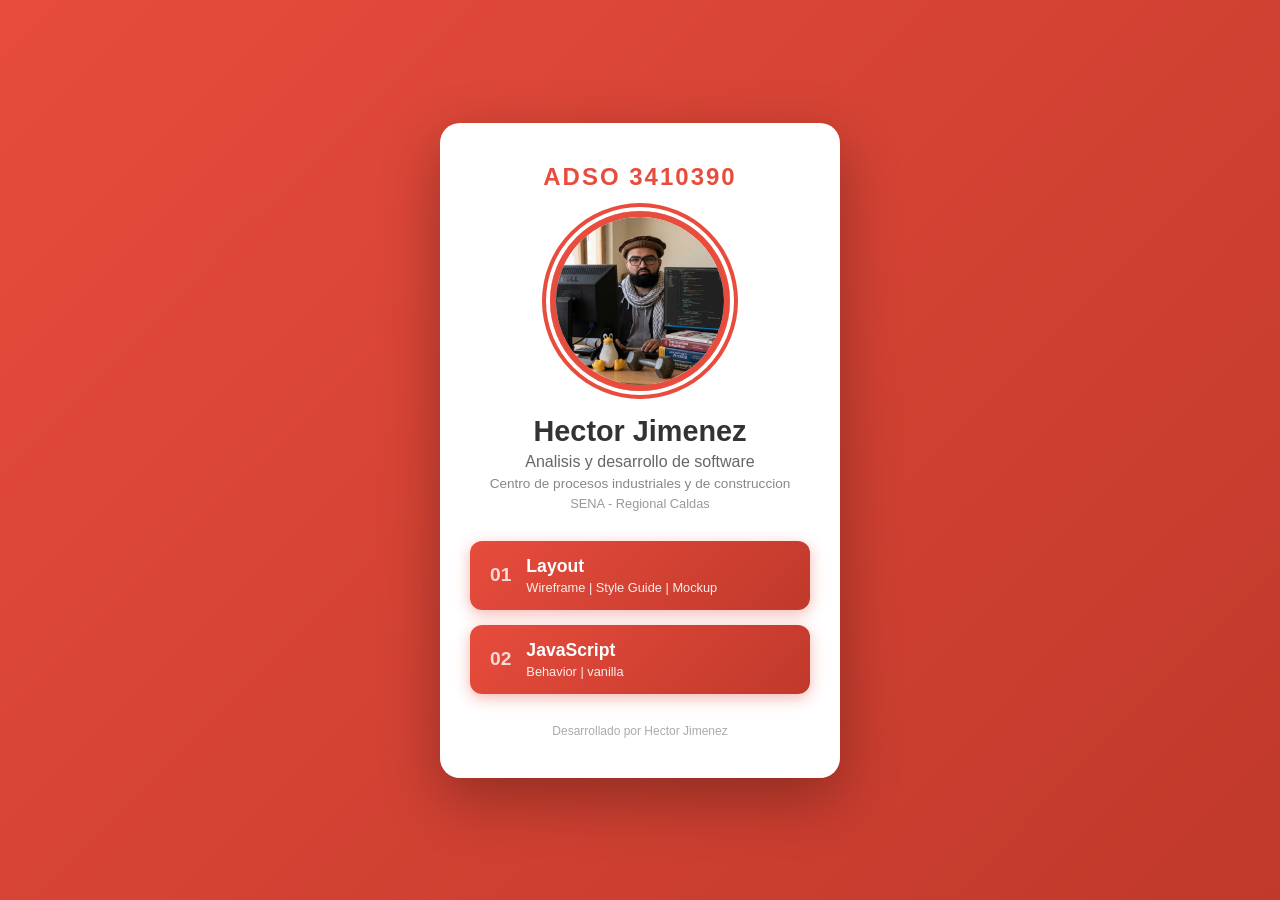
<file: index.html>
<!DOCTYPE html>
<html lang="es">
<head>
    <meta charset="UTF-8">
    <meta name="viewport" content="width=device-width, initial-scale=1.0">
    <title>Hector Jimenez | ADSO 3410390</title>
    <link rel="stylesheet" href="./src/css/styles.css">
</head>
<body>
    <div class="container">
        <header>
            <h1 class="main-title">ADSO 3410390</h1>
            <img src="./src/imgs/foto-perfil.png" alt="el dios del codigo" class="profile-image">
            <h2 class="profile-name">Hector Jimenez</h2>
            <p class="profile-title">Analisis y desarrollo de software</p>
            <p class="profile-institution">Centro de procesos industriales y de construccion</p>
            <p class="profile-location">SENA - Regional Caldas</p>
        </header>
        
        <nav class="links-menu">
            <a href="./01-layout/index.html" class="link-button">
                <span class="link-number">01</span>
                <div class="link-content">
                    <div class="link-title">Layout</div>
                    <div class="link-description">Wireframe | Style Guide | Mockup</div>
                </div>
            </a>
            
            <a href="#" class="link-button">
                <span class="link-number">02</span>
                <div class="link-content">
                    <div class="link-title">JavaScript</div>
                    <div class="link-description">Behavior | vanilla</div>
                </div>
            </a>
        </nav>
        
        <footer class="footer">
            <p>Desarrollado por Hector Jimenez</p>
        </footer>
    </div>
</body>
</html>
</file>
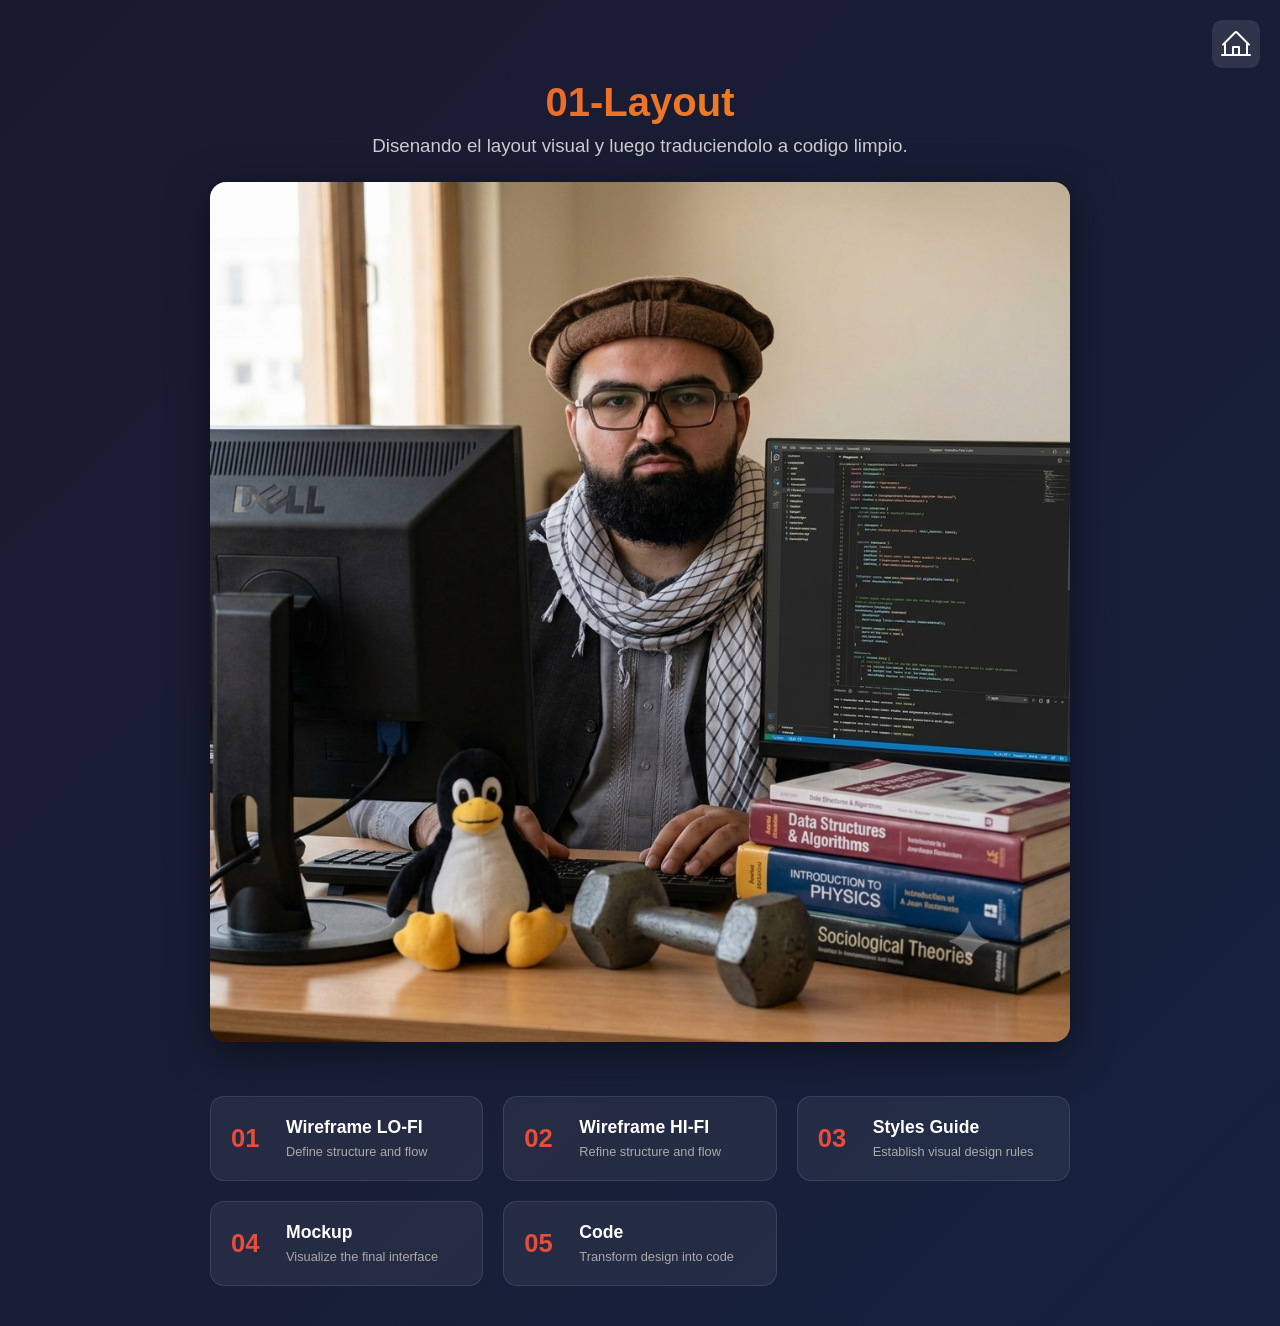
<file: 01-layout/index.html>
<!DOCTYPE html>
<html lang="es">
<head>
    <meta charset="UTF-8">
    <meta name="viewport" content="width=device-width, initial-scale=1.0">
    <title>01-Layout</title>
    <link rel="stylesheet" href="../src/css/styles.css">
</head>
<body class="mainmenu layout">
    <nav class="back">
        <a href="../index.html">
            <svg xmlns="http://www.w3.org/2000/svg" width="32" height="32" fill="#fff" viewBox="0 0 256 256">
                <path d="M240,208H224V136l2.34,2.34A8,8,0,0,0,237.66,127L139.31,28.68a16,16,0,0,0-22.62,0L18.34,127a8,8,0,0,0,11.32,11.31L32,136v72H16a8,8,0,0,0,0,16H240a8,8,0,0,0,0-16ZM48,120l80-80,80,80v88H160V152a8,8,0,0,0-8-8H104a8,8,0,0,0-8,8v56H48Zm96,88H112V160h32Z"></path>
            </svg>
        </a>
    </nav>
    <main>
        <header>
            <h1>01-Layout</h1>
            <h3>Disenando el layout visual y luego traduciendolo a codigo limpio.</h3>
            <img src="../src/imgs/foto-perfil.png" alt="Layout">
        </header>
        <menu>
            <a href="01-wireframe/index.html">
                <span>01</span>
                <aside>
                    <h3>Wireframe LO-FI</h3>
                    <small>Define structure and flow</small>
                </aside>
            </a>
            <a href="02-wireframe/index.html">
                <span>02</span>
                <aside>
                    <h3>Wireframe HI-FI</h3>
                    <small>Refine structure and flow</small>
                </aside>
            </a>
            <a href="03-stylesguide/index.html">
                <span>03</span>
                <aside>
                    <h3>Styles Guide</h3>
                    <small>Establish visual design rules</small>
                </aside>
            </a>
            <a href="04-mockup/index.html">
                <span>04</span>
                <aside>
                    <h3>Mockup</h3>
                    <small>Visualize the final interface</small>
                </aside>
            </a>
            <a href="05-code/index.html">
                <span>05</span>
                <aside>
                    <h3>Code</h3>
                    <small>Transform design into code</small>
                </aside>
            </a>
        </menu>
    </main>
</body>
</html>
</file>
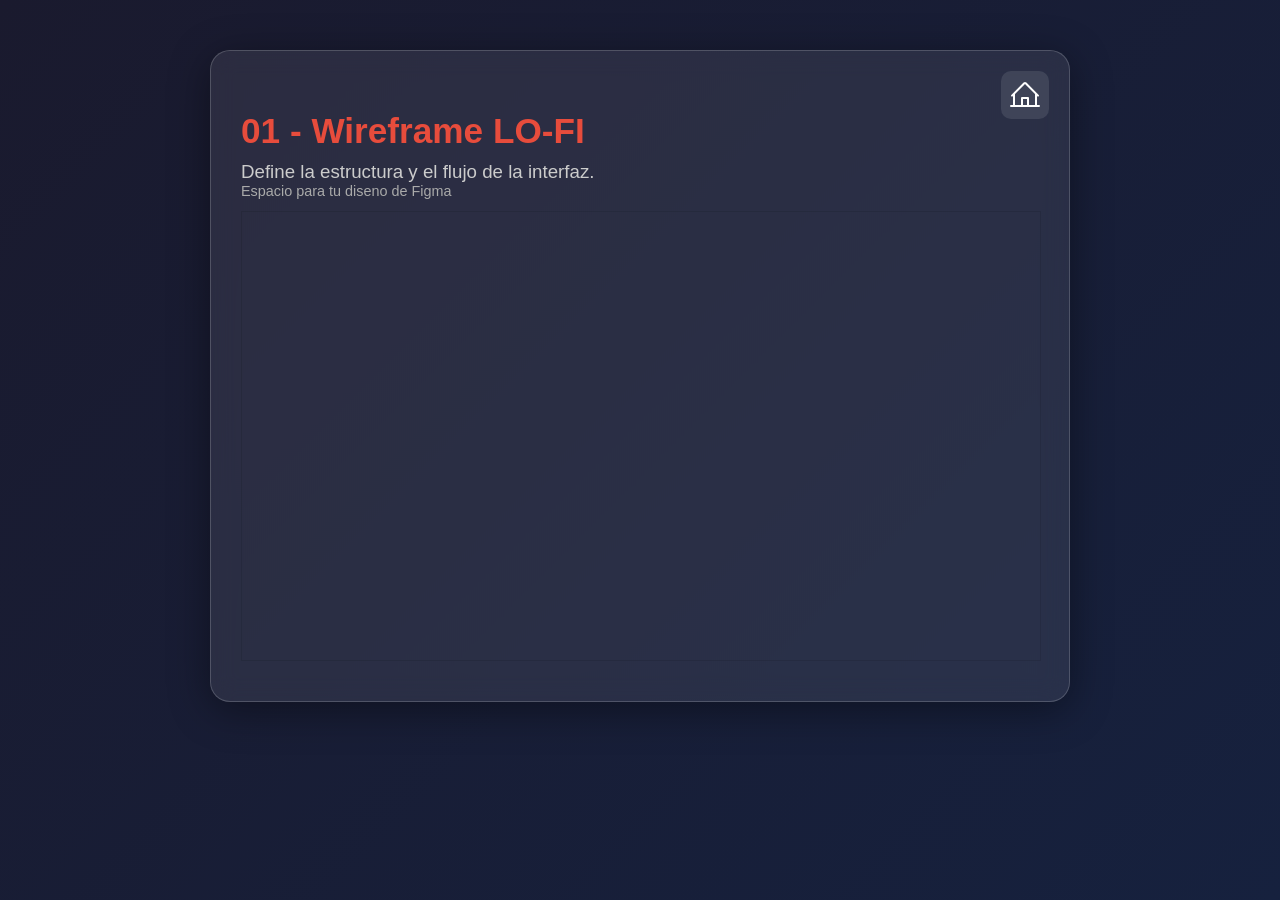
<file: 01-layout/01-wireframe/index.html>
<!DOCTYPE html>
<html lang="es">
<head>
    <meta charset="UTF-8">
    <meta name="viewport" content="width=device-width, initial-scale=1.0">
    <title>01 - Wireframe LO-FI</title>
    <link rel="stylesheet" href="../../src/css/styles.css">
</head>
<body class="subpage wireframe">
    <main>
        <div class="glass-card">
            <nav class="back">
                <a href="../index.html" title="Volver al menu">
                    <svg xmlns="http://www.w3.org/2000/svg" width="32" height="32" fill="#fff" viewBox="0 0 256 256">
                        <path d="M240,208H224V136l2.34,2.34A8,8,0,0,0,237.66,127L139.31,28.68a16,16,0,0,0-22.62,0L18.34,127a8,8,0,0,0,11.32,11.31L32,136v72H16a8,8,0,0,0,0,16H240a8,8,0,0,0,0-16ZM48,120l80-80,80,80v88H160V152a8,8,0,0,0-8-8H104a8,8,0,0,0-8,8v56H48Zm96,88H112V160h32Z"></path>
                    </svg>
                </a>
            </nav>
            <header>
                <h1>01 - Wireframe LO-FI</h1>
                <h3>Define la estructura y el flujo de la interfaz.</h3>
            </header>
            <section class="tools">
                <div class="figma-space">
                    <p class="figma-hint">Espacio para tu diseno de Figma</p>
                    <iframe style="border: 1px solid rgba(0, 0, 0, 0.1);" width="800" height="450" src="https://embed.figma.com/design/S8sXXJDqMABAV9x2Qa0hhB/Untitled?node-id=0-1&embed-host=share" allowfullscreen></iframe>
                </div>
            </section>
        </div>
    </main>
</body>
</html>
</file>
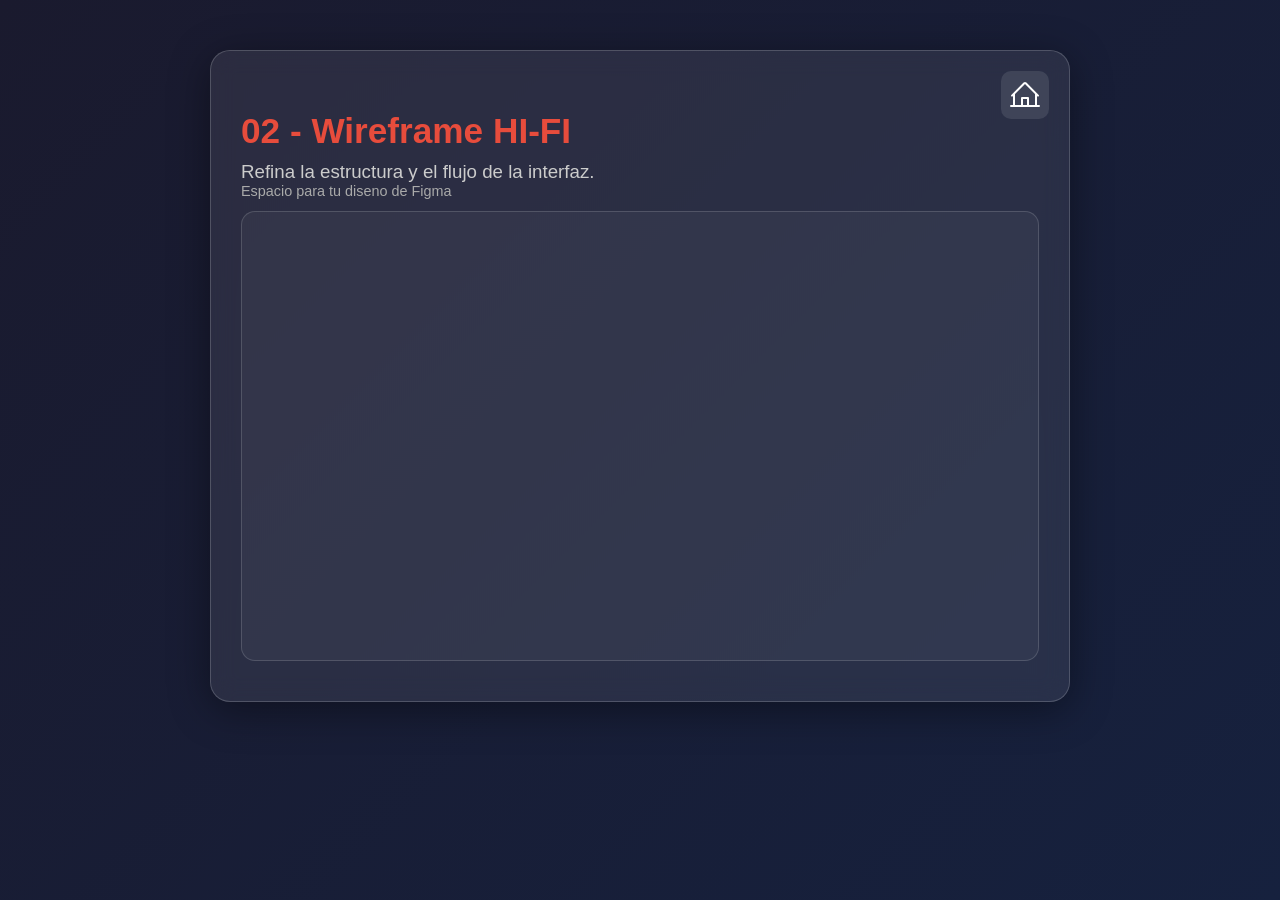
<file: 01-layout/02-wireframe/index.html>
<!DOCTYPE html>
<html lang="es">
<head>
    <meta charset="UTF-8">
    <meta name="viewport" content="width=device-width, initial-scale=1.0">
    <title>02 - Wireframe HI-FI</title>
    <link rel="stylesheet" href="../../src/css/styles.css">
</head>
<body class="subpage wireframe">
    <main>
        <div class="glass-card">
            <nav class="back">
                <a href="../index.html" title="Volver al menu">
                    <svg xmlns="http://www.w3.org/2000/svg" width="32" height="32" fill="#fff" viewBox="0 0 256 256">
                        <path d="M240,208H224V136l2.34,2.34A8,8,0,0,0,237.66,127L139.31,28.68a16,16,0,0,0-22.62,0L18.34,127a8,8,0,0,0,11.32,11.31L32,136v72H16a8,8,0,0,0,0,16H240a8,8,0,0,0,0-16ZM48,120l80-80,80,80v88H160V152a8,8,0,0,0-8-8H104a8,8,0,0,0-8,8v56H48Zm96,88H112V160h32Z"></path>
                    </svg>
                </a>
            </nav>
            <header>
                <h1>02 - Wireframe HI-FI</h1>
                <h3>Refina la estructura y el flujo de la interfaz.</h3>
            </header>
            <section class="tools">
                <div class="figma-space">
                    <p class="figma-hint">Espacio para tu diseno de Figma</p>
                    <iframe class="figma-embed" src="https://embed.figma.com/design/S8sXXJDqMABAV9x2Qa0hhB/YT---adso-OFAC?node-id=0-1&embed-host=share" allowfullscreen></iframe>
                </div>
            </section>
        </div>
    </main>
</body>
</html>
</file>
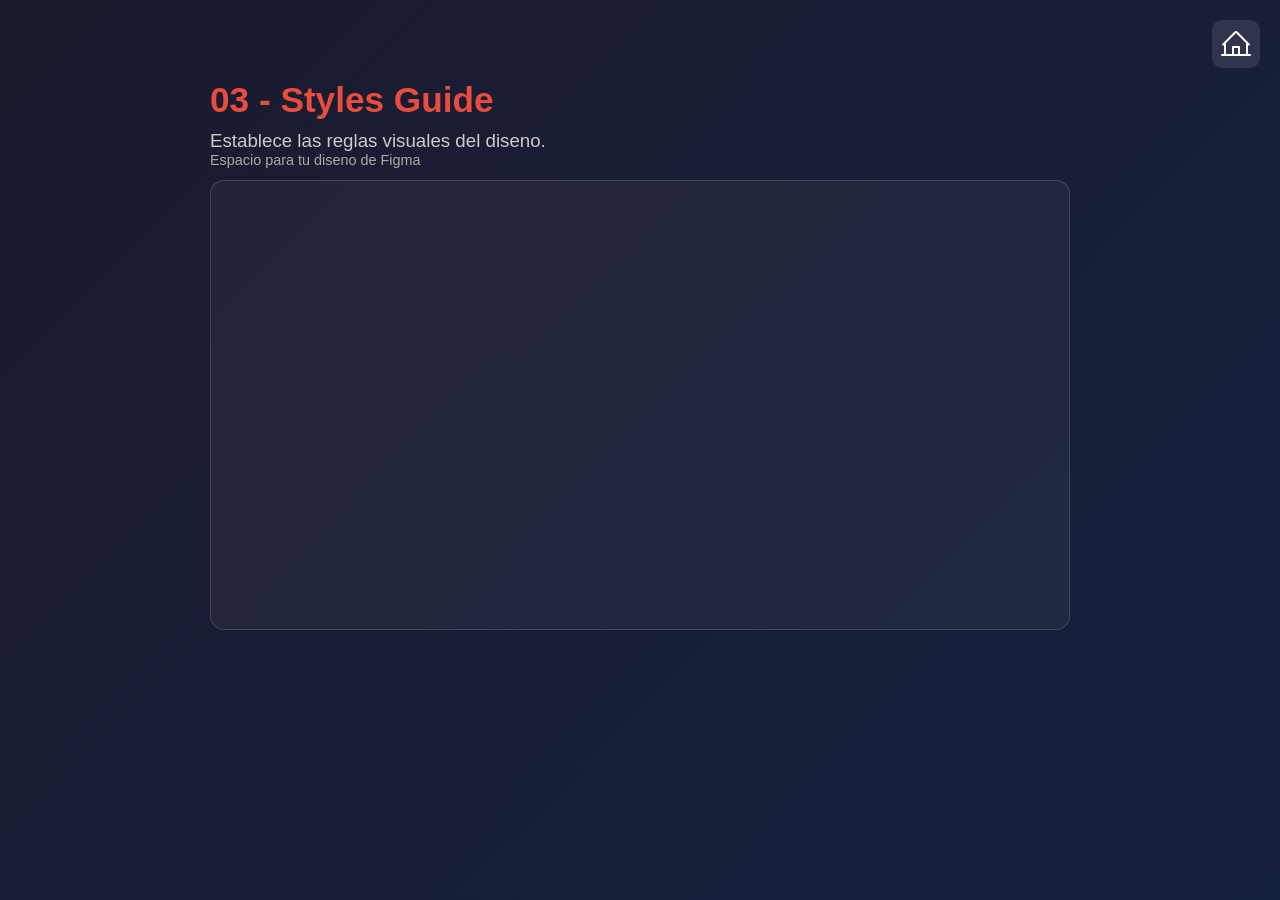
<file: 01-layout/03-stylesguide/index.html>
<!DOCTYPE html>
<html lang="es">
<head>
    <meta charset="UTF-8">
    <meta name="viewport" content="width=device-width, initial-scale=1.0">
    <title>03 - Styles Guide</title>
    <link rel="stylesheet" href="../../src/css/styles.css">
</head>
<body class="subpage">
    <nav class="back">
        <a href="../index.html">
            <svg xmlns="http://www.w3.org/2000/svg" width="32" height="32" fill="#fff" viewBox="0 0 256 256">
                <path d="M240,208H224V136l2.34,2.34A8,8,0,0,0,237.66,127L139.31,28.68a16,16,0,0,0-22.62,0L18.34,127a8,8,0,0,0,11.32,11.31L32,136v72H16a8,8,0,0,0,0,16H240a8,8,0,0,0,0-16ZM48,120l80-80,80,80v88H160V152a8,8,0,0,0-8-8H104a8,8,0,0,0-8,8v56H48Zm96,88H112V160h32Z"></path>
            </svg>
        </a>
    </nav>
    <main>
        <header>
            <h1>03 - Styles Guide</h1>
            <h3>Establece las reglas visuales del diseno.</h3>
        </header>
        <section class="tools">
            <div class="figma-space">
                <p class="figma-hint">Espacio para tu diseno de Figma</p>
                <iframe class="figma-embed" src="https://embed.figma.com/design/S8sXXJDqMABAV9x2Qa0hhB/YT---adso-OFAC?node-id=0-1&embed-host=share" allowfullscreen></iframe>
            </div>
        </section>
    </main>
</body>
</html>
</file>
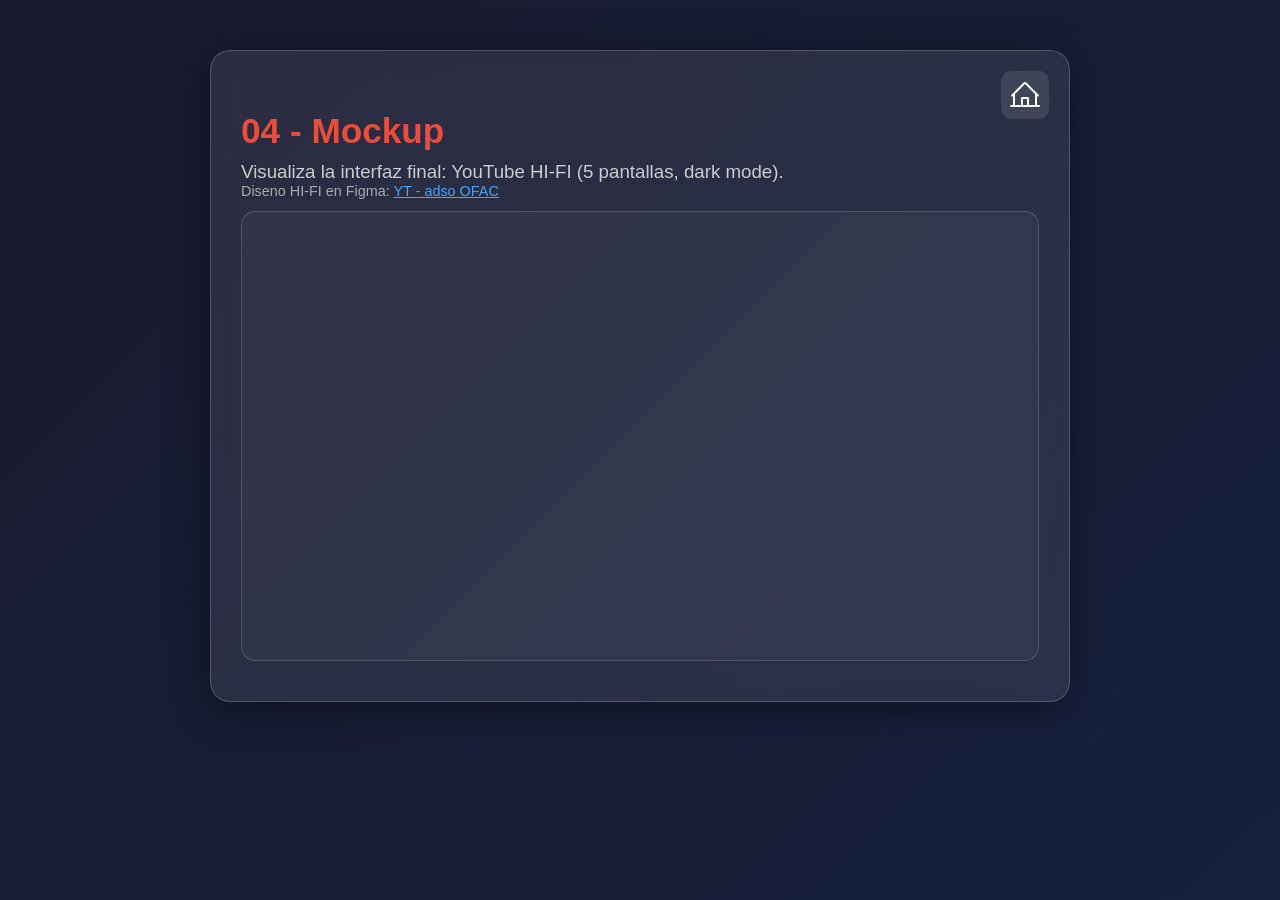
<file: 01-layout/04-mockup/index.html>
<!DOCTYPE html>
<html lang="es">
<head>
    <meta charset="UTF-8">
    <meta name="viewport" content="width=device-width, initial-scale=1.0">
    <title>04 - Mockup</title>
    <link rel="stylesheet" href="../../src/css/styles.css">
</head>
<body class="subpage wireframe">
    <main>
        <div class="glass-card">
            <nav class="back">
                <a href="../index.html" title="Volver al menu">
                    <svg xmlns="http://www.w3.org/2000/svg" width="32" height="32" fill="#fff" viewBox="0 0 256 256">
                        <path d="M240,208H224V136l2.34,2.34A8,8,0,0,0,237.66,127L139.31,28.68a16,16,0,0,0-22.62,0L18.34,127a8,8,0,0,0,11.32,11.31L32,136v72H16a8,8,0,0,0,0,16H240a8,8,0,0,0,0-16ZM48,120l80-80,80,80v88H160V152a8,8,0,0,0-8-8H104a8,8,0,0,0-8,8v56H48Zm96,88H112V160h32Z"></path>
                    </svg>
                </a>
            </nav>
            <header>
                <h1>04 - Mockup</h1>
                <h3>Visualiza la interfaz final: YouTube HI-FI (5 pantallas, dark mode).</h3>
            </header>
            <section class="tools">
                <div class="figma-space">
                    <p class="figma-hint">Diseno HI-FI en Figma: <a href="https://www.figma.com/design/S8sXXJDqMABAV9x2Qa0hhB/YT-adso-OFAC" target="_blank" rel="noopener" style="color:#3ea6ff">YT - adso OFAC</a></p>
                    <iframe class="figma-embed" src="https://embed.figma.com/design/S8sXXJDqMABAV9x2Qa0hhB/YT-adso-OFAC?node-id=0-1&embed-host=share" allowfullscreen></iframe>
                </div>
            </section>
        </div>
    </main>
</body>
</html>
</file>
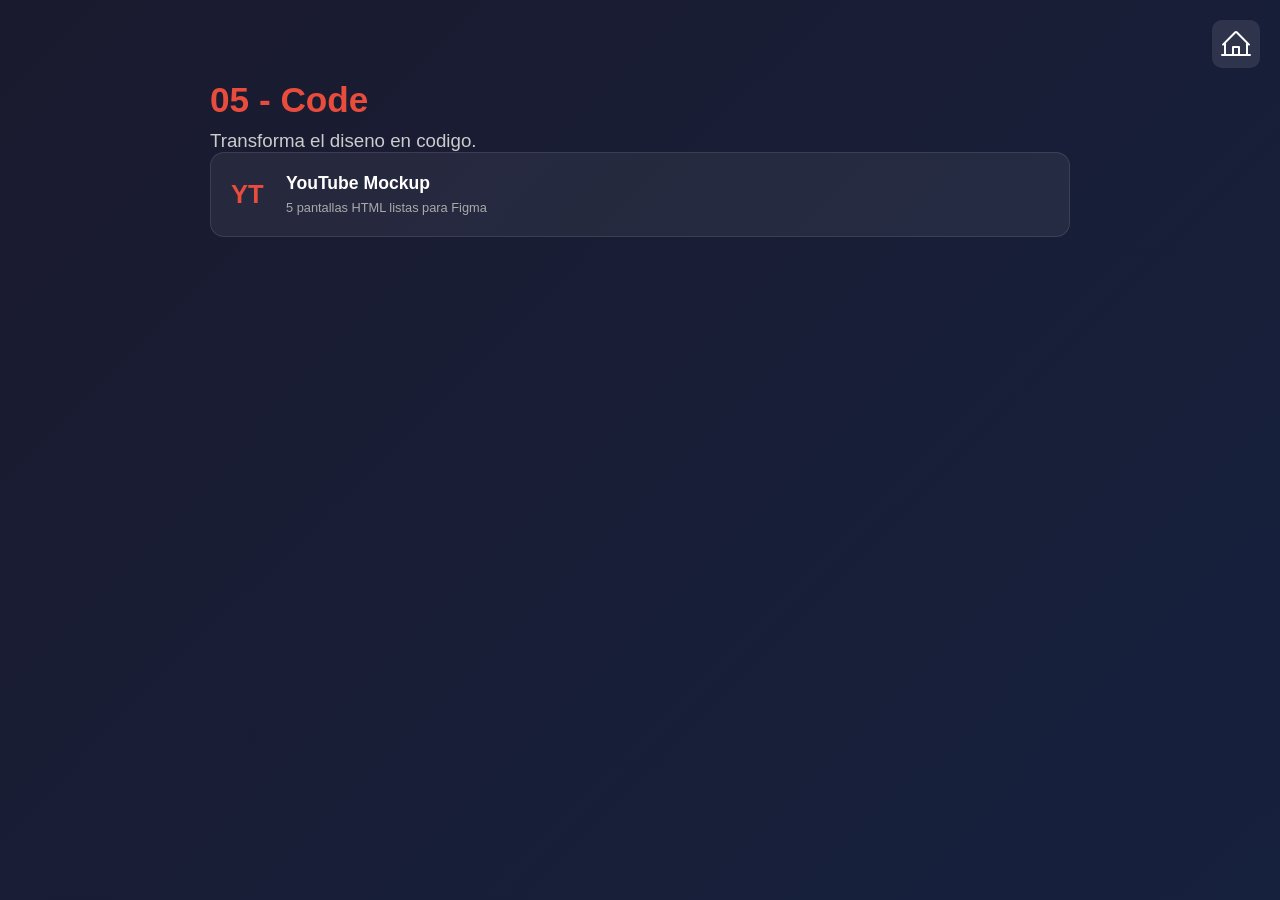
<file: 01-layout/05-code/index.html>
<!DOCTYPE html>
<html lang="es">
<head>
    <meta charset="UTF-8">
    <meta name="viewport" content="width=device-width, initial-scale=1.0">
    <title>05 - Code</title>
    <link rel="stylesheet" href="../../src/css/styles.css">
</head>
<body class="subpage">
    <nav class="back">
        <a href="../index.html">
            <svg xmlns="http://www.w3.org/2000/svg" width="32" height="32" fill="#fff" viewBox="0 0 256 256">
                <path d="M240,208H224V136l2.34,2.34A8,8,0,0,0,237.66,127L139.31,28.68a16,16,0,0,0-22.62,0L18.34,127a8,8,0,0,0,11.32,11.31L32,136v72H16a8,8,0,0,0,0,16H240a8,8,0,0,0,0-16ZM48,120l80-80,80,80v88H160V152a8,8,0,0,0-8-8H104a8,8,0,0,0-8,8v56H48Zm96,88H112V160h32Z"></path>
            </svg>
        </a>
    </nav>
    <main>
        <header>
            <h1>05 - Code</h1>
            <h3>Transforma el diseno en codigo.</h3>
        </header>
        <menu>
            <a href="youtube/index.html">
                <span>YT</span>
                <aside>
                    <h3>YouTube Mockup</h3>
                    <small>5 pantallas HTML listas para Figma</small>
                </aside>
            </a>
        </menu>
    </main>
</body>
</html>
</file>
<file: src/css/styles.css>
* {
    margin: 0;
    padding: 0;
    box-sizing: border-box;
}

body {
    font-family: 'Segoe UI', Tahoma, Geneva, Verdana, sans-serif;
    background: linear-gradient(135deg, #e74c3c 0%, #c0392b 100%);
    min-height: 100vh;
    display: flex;
    justify-content: center;
    align-items: center;
    padding: 20px;
}

.container {
    background: white;
    border-radius: 20px;
    padding: 40px 30px;
    max-width: 400px;
    width: 100%;
    box-shadow: 0 20px 60px rgba(0, 0, 0, 0.3);
    text-align: center;
}

.profile-image {
    width: 180px;
    height: 180px;
    border-radius: 50%;
    object-fit: cover;
    border: 6px solid #e74c3c;
    box-shadow: 0 0 0 4px white, 0 0 0 8px #e74c3c;
    margin-bottom: 20px;
}

.main-title {
    font-size: 1.5rem;
    color: #e74c3c;
    margin-bottom: 20px;
    font-weight: 700;
    text-transform: uppercase;
    letter-spacing: 2px;
}

.profile-name {
    font-size: 1.8rem;
    color: #333;
    margin-bottom: 5px;
    font-weight: 700;
}

.profile-title {
    font-size: 1rem;
    color: #666;
    margin-bottom: 5px;
    font-weight: 500;
}

.profile-institution {
    font-size: 0.85rem;
    color: #888;
    margin-bottom: 5px;
}

.profile-location {
    font-size: 0.8rem;
    color: #999;
    margin-bottom: 30px;
}

.links-menu {
    display: flex;
    flex-direction: column;
    gap: 15px;
}

.link-button {
    display: flex;
    align-items: center;
    padding: 15px 20px;
    background: linear-gradient(135deg, #e74c3c 0%, #c0392b 100%);
    color: white;
    text-decoration: none;
    border-radius: 12px;
    transition: all 0.3s ease;
    box-shadow: 0 4px 15px rgba(231, 76, 60, 0.4);
}

.link-button:hover {
    transform: translateY(-3px);
    box-shadow: 0 8px 25px rgba(231, 76, 60, 0.6);
}

.link-number {
    font-size: 1.2rem;
    font-weight: 700;
    margin-right: 15px;
    opacity: 0.8;
}

.link-content {
    text-align: left;
    flex: 1;
}

.link-title {
    font-size: 1.1rem;
    font-weight: 600;
    margin-bottom: 3px;
}

.link-description {
    font-size: 0.8rem;
    opacity: 0.9;
}

.footer {
    margin-top: 30px;
    font-size: 0.75rem;
    color: #aaa;
}

@media (max-width: 480px) {
    .container {
        padding: 30px 20px;
    }
    
    .profile-image {
        width: 150px;
        height: 150px;
    }
    
    .profile-name {
        font-size: 1.5rem;
    }
    
    .main-title {
        font-size: 1.2rem;
    }
}

/* ===== 01-Layout ===== */
body.layout,
body.subpage {
    background: linear-gradient(135deg, #1a1a2e 0%, #16213e 100%);
    display: block;
    padding: 0;
}

.back {
    position: fixed;
    top: 20px;
    right: 20px;
    z-index: 10;
}

.back a {
    display: inline-flex;
    padding: 8px;
    background: rgba(255, 255, 255, 0.1);
    border-radius: 10px;
    transition: all 0.3s ease;
}

.back a:hover {
    background: rgba(255, 255, 255, 0.2);
    transform: translateX(3px);
}

main {
    max-width: 900px;
    margin: 0 auto;
    padding: 80px 20px 40px;
    color: #fff;
}

.layout header {
    text-align: center;
    margin-bottom: 50px;
}

.layout header h1 {
    font-size: 2.5rem;
    margin-bottom: 10px;
    background: linear-gradient(135deg, #e74c3c, #f39c12);
    -webkit-background-clip: text;
    -webkit-text-fill-color: transparent;
    background-clip: text;
}

.layout header h3 {
    font-weight: 400;
    color: #ccc;
    margin-bottom: 25px;
}

.layout header img {
    max-width: 100%;
    border-radius: 16px;
    box-shadow: 0 10px 40px rgba(0, 0, 0, 0.5);
}

menu {
    display: grid;
    grid-template-columns: repeat(auto-fit, minmax(240px, 1fr));
    gap: 20px;
    list-style: none;
}

menu a {
    display: flex;
    align-items: center;
    gap: 15px;
    padding: 20px;
    background: rgba(255, 255, 255, 0.06);
    border: 1px solid rgba(255, 255, 255, 0.1);
    border-radius: 14px;
    text-decoration: none;
    color: #fff;
    transition: all 0.3s ease;
}

menu a:hover {
    background: rgba(231, 76, 60, 0.15);
    border-color: #e74c3c;
    transform: translateY(-4px);
}

menu a span {
    font-size: 1.6rem;
    font-weight: 700;
    color: #e74c3c;
    min-width: 40px;
}

menu a aside h3 {
    font-size: 1.1rem;
    margin-bottom: 4px;
}

menu a aside small {
    color: #aaa;
    font-size: 0.8rem;
}

.subpage header h1 {
    font-size: 2.2rem;
    color: #e74c3c;
    margin-bottom: 10px;
}

.subpage header h3 {
    color: #ccc;
    font-weight: 400;
}

@media (max-width: 480px) {
    .layout header h1 {
        font-size: 1.8rem;
    }

    main {
        padding: 70px 15px 30px;
    }
}

/* ===== Wireframe LO-FI ===== */
.wireframe main {
    padding: 50px 20px 40px;
}

.glass-card {
    position: relative;
    max-width: 900px;
    margin: 0 auto;
    padding: 60px 30px 40px;
    background: rgba(255, 255, 255, 0.08);
    border: 1px solid rgba(255, 255, 255, 0.18);
    border-radius: 20px;
    backdrop-filter: blur(12px);
    -webkit-backdrop-filter: blur(12px);
    box-shadow: 0 8px 40px rgba(0, 0, 0, 0.4);
}

.glass-card .back {
    position: absolute;
    top: 20px;
    right: 20px;
}

.tools {
    display: flex;
    flex-wrap: wrap;
    gap: 30px;
    align-items: flex-start;
}

.figma-space {
    flex: 1;
    min-width: 280px;
    display: flex;
    flex-direction: column;
    gap: 12px;
}

.figma-hint {
    color: #aaa;
    font-size: 0.9rem;
}

.figma-embed {
    width: 100%;
    height: 450px;
    border: 1px solid rgba(255, 255, 255, 0.15);
    border-radius: 14px;
    background: rgba(255, 255, 255, 0.04);
}

@media (max-width: 600px) {
    .glass-card {
        padding: 55px 18px 30px;
    }

    .tools {
        flex-direction: column;
    }

    .square {
        width: 100%;
        height: 200px;
    }

    .figma-embed {
        height: 350px;
    }
}
</file>
